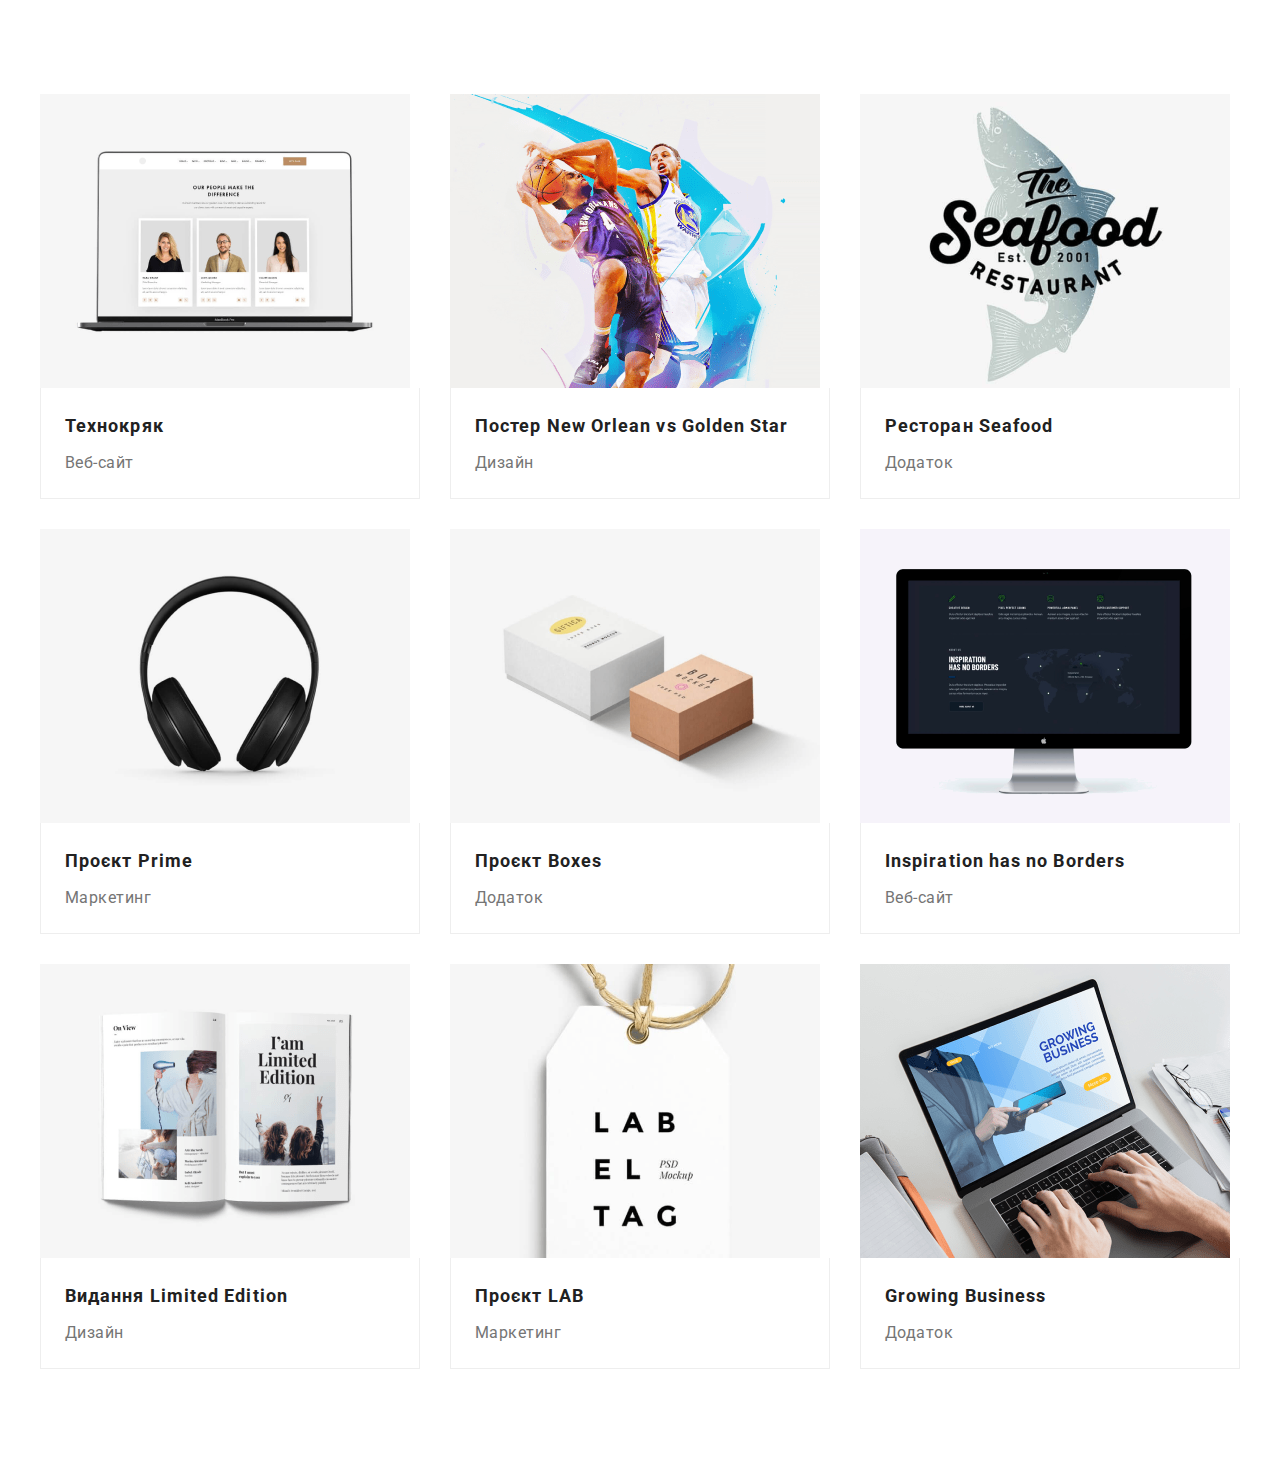
<file: portfolio.html>
<!DOCTYPE html>
<html lang="en">
  <head>
    <meta charset="UTF-8" />
    <meta http-equiv="X-UA-Compatible" content="IE=edge" />
    <meta name="viewport" content="width=device-width, initial-scale=1.0" />
    <title>Portfolio</title>
    <!--modern normalize-->
    <link
      rel="stylesheet"
      href="https://cdnjs.cloudflare.com/ajax/libs/modern-normalize/1.1.0/modern-normalize.min.css"
      integrity="sha512-wpPYUAdjBVSE4KJnH1VR1HeZfpl1ub8YT/NKx4PuQ5NmX2tKuGu6U/JRp5y+Y8XG2tV+wKQpNHVUX03MfMFn9Q=="
      crossorigin="anonymous"
      referrerpolicy="no-referrer" />
    <!-- <link rel="stylesheet" href="./css/normalize.css" /> -->

    <!--custom styles-->
    <link rel="stylesheet" href="./css/main.min.css"/>
    <link rel="stylesheet" href="./css/main.css" />
    <!--fonts-family-->
    <link rel="preconnect" href="https://fonts.googleapis.com" />
    <link rel="preconnect" href="https://fonts.gstatic.com" crossorigin />
    <link
      href="https://fonts.googleapis.com/css2?family=Raleway:wght@700&family=Roboto:wght@400;500;700;900&display=swap"
      rel="stylesheet" />
  </head>
  <body>
    <!--шапка-->
    <!-- <header class="header">
      <div class="header-container container">
        <a class="logo logo--right" href="index.html">Web<span class="logo__item">Studio</span></a>
        <nav>
          <ul class="nav">
            <li class="nav__item"><a href="./index.html" class="nav__link ">Студія</a></li>
            <li class="nav__item"><a href="./portfolio.html" class="nav__link curent"><span class="nav__line">Портфоліо</span></a></li>
            <li class="nav__item"><a href="./index.html" class="nav__link">Контакти</a></li>
          </ul>
        </nav>
      
        <div class="contacts">
          <a href="info@devstudio.com" class="contacts__item">
            <svg class="contacts__logo" width="16" height="12">
              <use href="./img/symbol-defs.svg#icon-envelope"></use>
            </svg>info@devstudio.com</a>


          <a href="tel:+380961111111" class="contacts__item">
            <svg class="contacts__logo" width="10" height="16">
              <use href="./img/symbol-defs.svg#icon-smartphone"></use>
            </svg>+38 096 111 11 11</a>
        </div>
      </div>
    </header> -->

    <!--portfolio-->

    <main>
       <section class="section">
        <div class="container">
           <!-- <h1 hidden>filters</h1>
          <ul class="filters">
            <li><button type="button" class="filters__btn">Усі</button></li>
            <li><button type="button" class="filters__btn">Веб-сайти</button></li>
            <li><button type="button" class="filters__btn">Додатки</button></li>
            <li><button type="button" class="filters__btn">Дизайн</button></li>
            <li><button type="button" class="filters__btn">Маркетинг</button></li>
          </ul>  -->
          <!-- <h2>portfolio</h2> -->
          <ul class="portfolio card-set">
            <li class="card-set__item">
              <div class="portfolio__cards">
                <div class="portfolio__box">
                  <img src="./img/tehno.png" alt="tehno" />
                  <div class="overlay">
                    <p>
                      Ресурс пропонує комплексні пропозиції з різним рівнем функціоналу та сервісів.
                      Все це дозволить відвідувачу отримати вичерпні відомості про компанію чи
                      приватну особу.
                    </p>
                  </div>
                </div>
                <div class="portfolio__about">
                  <h3 class="portfolio__example">Технокряк</h3>
                  <p class="portfolio__item">Веб-сайт</p>
                </div>
              </div>
            </li>
            <li class="card-set__item">
              <div class="portfolio__cards">
                <div class="portfolio__box">
                  <img src="./img/basket.png" alt="basket" />
                  <div class="overlay">
                    <p>
                      Ресурс пропонує комплексні пропозиції з різним рівнем функціоналу та сервісів.
                      Все це дозволить відвідувачу отримати вичерпні відомості про компанію чи
                      приватну особу.
                    </p>
                  </div>
                </div>
                <div class="portfolio__about">
                  <h4 class="portfolio__example">Постер New Orlean vs Golden Star</h4>
                  <p class="portfolio__item">Дизайн</p>
                </div>
              </div>
            </li>
            <li class="card-set__item">
              <div class="portfolio__cards">
                <div class="portfolio__box">
                  <img src="./img/seafood.png" alt="seafood" />
                  <div class="overlay">
                    <p>
                      Ресурс пропонує комплексні пропозиції з різним рівнем функціоналу та сервісів.
                      Все це дозволить відвідувачу отримати вичерпні відомості про компанію чи
                      приватну особу.
                    </p>
                  </div>
                </div>
                <div class="portfolio__about">
                  <h4 class="portfolio__example">Ресторан Seafood</h4>
                  <p class="portfolio__item">Додаток</p>
                </div>
              </div>
            </li>
            <li class="card-set__item">
              <div class="portfolio__cards">
                <div class="portfolio__box">
                  <img src="./img/prime.png" alt="prime" />
                  <div class="overlay">
                    <p>
                      Ресурс пропонує комплексні пропозиції з різним рівнем функціоналу та сервісів.
                      Все це дозволить відвідувачу отримати вичерпні відомості про компанію чи
                      приватну особу.
                    </p>
                  </div>
                </div>
                <div class="portfolio__about">
                  <h4 class="portfolio__example">Проєкт Prime</h4>
                  <p class="portfolio__item">Маркетинг</p>
                </div>
              </div>
            </li>
            <li class="card-set__item">
              <div class="portfolio__cards">
                <div class="portfolio__box">
                  <img src="./img/boxes.png" alt="boxes" />
                  <div class="overlay">
                    <p>
                      Ресурс пропонує комплексні пропозиції з різним рівнем функціоналу та сервісів.
                      Все це дозволить відвідувачу отримати вичерпні відомості про компанію чи
                      приватну особу.
                    </p>
                  </div>
                </div>
                <div class="portfolio__about">
                  <h4 class="portfolio__example">Проєкт Boxes</h4>
                  <p class="portfolio__item">Додаток</p>
                </div>
              </div>
            </li>
            <li class="card-set__item">
              <div class="portfolio__cards">
                <div class="portfolio__box">
                  <img src="./img/borders.png" alt="borders" />
                  <div class="overlay">
                    <p>
                      Ресурс пропонує комплексні пропозиції з різним рівнем функціоналу та сервісів.
                      Все це дозволить відвідувачу отримати вичерпні відомості про компанію чи
                      приватну особу.
                    </p>
                  </div>
                </div>
                <div class="portfolio__about">
                  <h4 class="portfolio__example">Inspiration has no Borders</h4>
                  <p class="portfolio__item">Веб-сайт</p>
                </div>
              </div>
            </li>
            <li class="card-set__item">
              <div class="portfolio__cards">
                <div class="portfolio__box">
                  <img src="./img/book.png" alt="book" />
                  <div class="overlay">
                    <p>
                      Ресурс пропонує комплексні пропозиції з різним рівнем функціоналу та сервісів.
                      Все це дозволить відвідувачу отримати вичерпні відомості про компанію чи
                      приватну особу.
                    </p>
                  </div>
                </div>
                <div class="portfolio__about">
                  <h4 class="portfolio__example">Видання Limited Edition</h4>
                  <p class="portfolio__item">Дизайн</p>
                </div>
              </div>
            </li>
            <li class="card-set__item">
              <div class="portfolio__cards ">
                <div class="portfolio__box">
                  <img src="./img/label.png" alt="label" />
                  <div class="overlay">
                    <p>
                      Ресурс пропонує комплексні пропозиції з різним рівнем функціоналу та сервісів.
                      Все це дозволить відвідувачу отримати вичерпні відомості про компанію чи
                      приватну особу.
                    </p>
                  </div>
                </div>
                <div class="portfolio__about">
                  <h4 class="portfolio__example">Проєкт LAB</h4>
                  <p class="portfolio__item">Маркетинг</p>
                </div>
              </div>
            </li>
            <li class="card-set__item">
              <div class="portfolio__cards">
                <div class="portfolio__box">
                  <img src="./img/growing.png" alt="growing" />
                  <div class="overlay">
                    <p>
                      Ресурс пропонує комплексні пропозиції з різним рівнем функціоналу та сервісів.
                      Все це дозволить відвідувачу отримати вичерпні відомості про компанію чи
                      приватну особу.
                    </p>
                  </div>
                </div>
                <div class="portfolio__about">
                  <h4 class="portfolio__example">Growing Business</h4>
                  <p class="portfolio__item">Додаток</p>
                </div>
              </div>
            </li>
          </ul>
        </div>
      </section>
    </main>
    <!-----------------------footer-------------------------------------->
    <!-- <footer class="footer">
      <div class="footer__container container">
        <div>
          <a class="logo logo--bottom" href="index.html">Web<span class="logo__item logo--inverse">Studio</span></a>
          <address>
            <ul class="footer__items">
              <li class="footer__list">
                <a
                  class="footer__adress"
                  href="https://goo.gl/maps/oGdaYsp25zFcmJvW9"
                  target="_blank"
                  rel="nofolow"
                  >м. Київ, пр-т Лесі Українки, 26</a
                >
              </li>
              <li class="footer__list">
                <a class="footer__tel" href="tel:+380961111111">+38 096 111 11 11</a>
              </li>
              <li class="footer__list">
                <a class="footer__info" href="info@devstudio.com">info@devstudio.com</a>
              </li>
            </ul>
          </address>
        </div>
        <div >
          <h3 class="footer__heading">приєднуйтесь</h3>
          <ul class="socials">
            <li class="socials__item">
              <a
                class="socials__link socials__link--white "
                href="htpps://instagram.com"
                target="_blank"
                rel="nooper noreferrer"
                aria-label="Instagram icon">
                <svg class="socials__icon footer__social" width="20" height="20">
                  <use href="./img/symbol-defs.svg#icon-instagram-2"></use>
                </svg>
              </a>
            </li>
            <li class="socials__item ">
              <a
                class="socials__link socials__link--white"
                href="htpps://instagram.com"
                target="_blank"
                rel="nooper noreferrer"
                aria-label="Instagram icon">
                <svg class="socials__icon" width="20" height="20">
                  <use href="./img/symbol-defs.svg#icon-twitter-1"></use>
                </svg>
              </a>
            </li>
            <li class="socials__item">
              <a
                class="socials__link socials__link--white"
                href="htpps://instagram.com"
                target="_blank"
                rel="nooper noreferrer"
                aria-label="Instagram icon">
                <svg class="socials__icon" width="20" height="20">
                  <use href="./img/symbol-defs.svg#icon-facebook-1"></use>
                </svg>
              </a>
            </li>
            <li class="socials__item">
              <a
                class="socials__link socials__link--white"
                href="htpps://instagram.com"
                target="_blank"
                rel="nooper noreferrer"
                aria-label="Instagram icon">
                <svg class="socials__icon" width="20" height="20">
                  <use href="./img/symbol-defs.svg#icon-linkedin-1"></use>
                </svg>
              </a>
            </li>
          </ul>
        </div>
          
            <form class="modal-form" name="modal_form"> 
              <label class="footer__label" for="user_name">підпишіться на розсилку</label>
             <div class="footer__item">
               <input class="footer__field" type="email" name="user_email" id="user_email" placeholder="E-mail" />
                <button class="basic-button basic-button--logo" type="submit">
              Підписатися</button>
             </div>
            </form>
           
        </div>      
    </footer> -->


    
  </body>
</html>
</file>
<file: css/main.css>
@charset "UTF-8";
:root {
  --white: #ffffff;
  --black: #000000;
  --accent: #2196f3;
  --background-white: #f5f5f5;
  --secondary-background-white: #f5f4fa;
  --hero-footer-background: #2f303a;
  --primary-text-color: #212121;
  --secondary-text-color: #757575;
  --indent: 30px;
}

.portfolio__cards:hover > .portfolio__box > .overlay {
  -webkit-transform: translatey(0);
          transform: translatey(0);
}

.overlay {
  position: absolute;
  top: 0;
  left: 0;
  width: 100%;
  height: 100%;
  background-color: rgba(33, 150, 243, 0.9);
  -webkit-transform: translatey(100%);
          transform: translatey(100%);
  padding-left: 24px;
  padding-right: 24px;
  display: -webkit-box;
  display: -ms-flexbox;
  display: flex;
  -webkit-box-align: center;
      -ms-flex-align: center;
          align-items: center;
  -webkit-transition: -webkit-transform 250ms cubic-bezier(0.4, 0, 0.2, 1);
  transition: -webkit-transform 250ms cubic-bezier(0.4, 0, 0.2, 1);
  transition: transform 250ms cubic-bezier(0.4, 0, 0.2, 1);
  transition: transform 250ms cubic-bezier(0.4, 0, 0.2, 1), -webkit-transform 250ms cubic-bezier(0.4, 0, 0.2, 1);
}

.overlay > p {
  color: #fff;
  margin: 0;
  font-weight: 400;
  font-size: 18px;
  line-height: 28px;
  letter-spacing: 0.03em;
  color: #ffffff;
}

.portfolio__about {
  padding-top: 20px;
  padding-bottom: 20px;
  padding-left: 24px;
  border-bottom: 1px solid #eeeeee;
  border-left: 1px solid #eeeeee;
  border-right: 1px solid #eeeeee;
  background-color: var(--white);
}

.portfolio__cards:hover,
.portfolio__cards:focus {
  -webkit-box-shadow: 0px 4px 4px rgba(0, 0, 0, 0.25);
          box-shadow: 0px 4px 4px rgba(0, 0, 0, 0.25);
}

.portfolio__cards {
  -webkit-transition: -webkit-box-shadow 250ms cubic-bezier(0.4, 0, 0.2, 1);
  transition: -webkit-box-shadow 250ms cubic-bezier(0.4, 0, 0.2, 1);
  transition: box-shadow 250ms cubic-bezier(0.4, 0, 0.2, 1);
  transition: box-shadow 250ms cubic-bezier(0.4, 0, 0.2, 1), -webkit-box-shadow 250ms cubic-bezier(0.4, 0, 0.2, 1);
}

.portfolio__example {
  font-weight: 700;
  font-size: 18px;
  line-height: 2;
  letter-spacing: 0.06em;
  color: var(--primary-text-color);
  margin-bottom: 4px;
}

.portfolio__item {
  font-weight: 400;
  font-size: 16px;
  line-height: 1.875;
  letter-spacing: 0.03em;
  color: var(--secondary-text-color);
}

.backdrop {
  position: fixed;
  top: 0;
  left: 0;
  height: 100%;
  width: 100%;
  background-color: rgba(0, 0, 0, 0.2);
  -webkit-backdrop-filter: blur(2px);
          backdrop-filter: blur(2px);
  opacity: 1;
  -webkit-transition: opacity 250ms cubic-bezier(0.4, 0, 0.2, 1);
  transition: opacity 250ms cubic-bezier(0.4, 0, 0.2, 1);
}

.backdrop.is-hidden {
  opacity: 0;
  visibility: hidden;
  pointer-events: none;
  -webkit-transition: opacity 250ms cubic-bezier(0.4, 0, 0.2, 1), visibility 250ms cubic-bezier(0.4, 0, 0.2, 1);
  transition: opacity 250ms cubic-bezier(0.4, 0, 0.2, 1), visibility 250ms cubic-bezier(0.4, 0, 0.2, 1);
}

.backdrop.is-hidden.modal {
  opacity: 0;
  -webkit-transform: translateX(-50%) translateY(-70%);
          transform: translateX(-50%) translateY(-70%);
}

.modal-your-data {
  display: block;
  margin-bottom: 12px;
  text-align: center;
  font-weight: 700;
  font-size: 20px;
  line-height: 23px;
  text-align: center;
  letter-spacing: 0.03em;
  color: #212121;
}

.modal-form {
  position: relative;
}

.modal-form-label {
  font-weight: 400;
  font-size: 12px;
  line-height: 14px;
  letter-spacing: 0.01em;
  color: #757575;
  margin-bottom: 4px;
  display: block;
}

.modal-positioner {
  position: relative;
  margin-bottom: 10px;
}

.modal-form-icon {
  position: absolute;
  top: 50%;
  left: 15px;
  -webkit-transform: translateY(-50%);
          transform: translateY(-50%);
}

.modal-form-field:focus + .modal-form-icon {
  fill: var(--accent);
}

.modal-form-field {
  padding-left: 42px;
  padding-right: 42px;
  width: 100%;
  height: 40px;
  border: 1px solid rgba(33, 33, 33, 0.2);
  border-radius: 4px;
  outline: 1px solid transparent;
  outline-offset: -1px;
  -webkit-transition: outline 250ms cubic-bezier(0.4, 0, 0.2, 1);
  transition: outline 250ms cubic-bezier(0.4, 0, 0.2, 1);
}

.modal-form-field:focus {
  outline-color: var(--accent);
}

.modal-form-message {
  width: 100%;
  height: 120px;
  padding: 12px 16px;
  margin-bottom: 20px;
  resize: none;
  border: 1px solid rgba(33, 33, 33, 0.2);
  border-radius: 4px;
  outline: 1px solid transparent;
  outline-offset: -1px;
  font-weight: 400;
  font-size: 12px;
  line-height: 14px;
  letter-spacing: 0.01em;
  color: rgba(117, 117, 117, 0.5);
  -webkit-transition: outline 250ms cubic-bezier(0.4, 0, 0.2, 1);
  transition: outline 250ms cubic-bezier(0.4, 0, 0.2, 1);
}

.modal-form-message:focus {
  outline-color: var(--accent);
}

.modal {
  position: absolute;
  left: 50%;
  top: 50%;
  -webkit-transform: translate(-50%, -50%) scale(1);
          transform: translate(-50%, -50%) scale(1);
  width: 528px;
  height: 581px;
  padding: 40px;
  background-color: #ffffff;
  -webkit-box-shadow: 0px 1px 3px rgba(0, 0, 0, 0.12), 0px 1px 1px rgba(0, 0, 0, 0.14), 0px 2px 1px rgba(0, 0, 0, 0.2);
          box-shadow: 0px 1px 3px rgba(0, 0, 0, 0.12), 0px 1px 1px rgba(0, 0, 0, 0.14), 0px 2px 1px rgba(0, 0, 0, 0.2);
  border-radius: 4px;
  -webkit-transition: opacity 250ms cubic-bezier(0.4, 0, 0.2, 1), scale 250ms cubic-bezier(0.4, 0, 0.2, 1), -webkit-transform 250ms cubic-bezier(0.4, 0, 0.2, 1);
  transition: opacity 250ms cubic-bezier(0.4, 0, 0.2, 1), scale 250ms cubic-bezier(0.4, 0, 0.2, 1), -webkit-transform 250ms cubic-bezier(0.4, 0, 0.2, 1);
  transition: transform 250ms cubic-bezier(0.4, 0, 0.2, 1), opacity 250ms cubic-bezier(0.4, 0, 0.2, 1), scale 250ms cubic-bezier(0.4, 0, 0.2, 1);
  transition: transform 250ms cubic-bezier(0.4, 0, 0.2, 1), opacity 250ms cubic-bezier(0.4, 0, 0.2, 1), scale 250ms cubic-bezier(0.4, 0, 0.2, 1), -webkit-transform 250ms cubic-bezier(0.4, 0, 0.2, 1);
}

.modal-btn {
  position: absolute;
  top: 8px;
  right: 8px;
  padding: 0;
  display: -webkit-inline-box;
  display: -ms-inline-flexbox;
  display: inline-flex;
  -webkit-box-align: center;
      -ms-flex-align: center;
          align-items: center;
  -webkit-box-pack: center;
      -ms-flex-pack: center;
          justify-content: center;
  width: 30px;
  height: 30px;
  background-color: transparent;
  border-radius: 50%;
  border: 1px solid rgba(0, 0, 0, 0.1);
  cursor: pointer;
}

.check {
  margin-bottom: 30px;
  margin-left: 16px;
}

.modal-form-checkbox {
  -webkit-appearance: none;
     -moz-appearance: none;
          appearance: none;
  width: 16px;
  height: 15px;
  border: 2px solid #212121;
  border-radius: 1px;
  background-position: center;
  background-repeat: no-repeat;
}

.modal-form-checkbox:checked {
  border-color: #2196f3;
  background-color: #2196f3;
  background-image: url("data:image/svg+xml,%3Csvg width='13' height='10' viewBox='0 0 13 10' fill='none' xmlns='http://www.w3.org/2000/svg'%3E%3Cpath d='M1.95703 4.75166L1.88825 4.68604L1.81923 4.75141L0.93123 5.59258L0.854858 5.66492L0.930974 5.73753L4.42671 9.07236L4.49574 9.1382L4.56476 9.07236L12.069 1.91352L12.1449 1.84116L12.069 1.76881L11.1873 0.927644L11.1183 0.861826L11.0493 0.927611L4.49577 7.17353L1.95703 4.75166Z' fill='white' stroke='white' stroke-width='0.2'/%3E%3C/svg%3E%0A");
}

.modal-form-link {
  font-size: 14px;
  line-height: 1.7142857143 px;
  letter-spacing: 0.03em;
  color: var(--accent);
  text-underline-offset: 3px;
  text-decoration: underline;
}

.modal-form-agreement {
  font-weight: 400;
  font-size: 14px;
  line-height: 1.7142857143 px;
  letter-spacing: 0.03em;
}

.modal-form-btn {
  display: block;
  -webkit-box-pack: center;
      -ms-flex-pack: center;
          justify-content: center;
  margin: 0 auto;
  width: 200px;
  height: 50px;
  border: 0;
  cursor: pointer;
  background-color: #188ce8;
  border-radius: 4px;
  font-weight: 700;
  font-size: 16px;
  line-height: 30px;
  -webkit-box-align: center;
      -ms-flex-align: center;
          align-items: center;
  text-align: center;
  letter-spacing: 0.06em;
  color: #ffffff;
}

.modal-form-btn:hover {
  -webkit-box-shadow: 0px 4px 4px rgba(0, 0, 0, 0.15);
          box-shadow: 0px 4px 4px rgba(0, 0, 0, 0.15);
  color: #000;
}

.modal-icon:hover,
.modal-icon:focus {
  fill: #2196f3;
}

body {
  background-color: var(--white);
  color: var(--secondary-text-color);
  font-family: Roboto, Raleway;
}

.list {
  display: -webkit-box;
  display: -ms-flexbox;
  display: flex;
  gap: 30px;
}

.list-item {
  display: -webkit-box;
  display: -ms-flexbox;
  display: flex;
  gap: 30px;
}

ul,
ol[class],
li {
  padding: 0;
}

/* Убираем внешние отступы */
body,
h1,
h2,
h3,
h4,
p,
ul {
  margin: 0;
}

/* убираем отступы у картинок снизу */
img {
  display: block;
  max-width: 100%;
  height: auto;
}

/* убираем точки в списке */
ul[class],
ol[class],
li {
  list-style: none;
}

/* Отменяем подчеркивание у ссылки */
a {
  text-decoration: none;
}

.container {
  width: 1200px;
  margin: 0 auto;
  padding-left: 15px;
  padding-right: 15px;
}
@media screen and (min-width: 480px) {
  .container {
    width: 480px;
  }
}
@media screen and (min-width: 768px) {
  .container {
    width: 768px;
  }
}
@media screen and (min-width: 1200px) {
  .container {
    width: 1200px;
  }
}

@media screen and (min-width: 480px) {
  .section {
    padding-top: 60px;
    padding-bottom: 60px;
  }
}
@media screen and (min-width: 768px) {
  .section {
    padding-top: 60px;
    padding-bottom: 60px;
  }
}
@media screen and (min-width: 1200px) {
  .section {
    padding-top: 94px;
    padding-bottom: 94px;
  }
}

.basic-button {
  font-family: "Roboto";
  font-style: normal;
  font-weight: 700;
  font-size: 16px;
  line-height: 1.875;
  display: -webkit-inline-box;
  display: -ms-inline-flexbox;
  display: inline-flex;
  -webkit-box-align: center;
      -ms-flex-align: center;
          align-items: center;
  text-align: center;
  letter-spacing: 0.06em;
  border-radius: 4px;
  padding: 10px 32px;
  min-width: 216px;
  height: 50px;
  color: var(--white);
  border: none;
  background-color: var(--accent);
  cursor: pointer;
  -webkit-transition: color 250ms cubic-bezier(0.4, 0, 0.2, 1);
  transition: color 250ms cubic-bezier(0.4, 0, 0.2, 1);
}
.basic-button:hover, .basic-button:focus {
  color: var(--primary-text-color);
  -webkit-box-shadow: 0px 4px 4px rgba(0, 0, 0, 0.15);
          box-shadow: 0px 4px 4px rgba(0, 0, 0, 0.15);
}

.modal__basic-button {
  display: block;
  margin: 0 auto;
}

.hero__basic-button {
  margin-top: 30px;
}

.basic-button--logo::after {
  content: "";
  width: 24px;
  height: 24px;
  border-color: #2196f3;
  background-color: #2196f3;
  margin-left: 16px;
  background-image: url("data:image/svg+xml,%3Csvg width='24' height='24' viewBox='0 0 24 24' fill='none' xmlns='http://www.w3.org/2000/svg'%3E%3Cpath d='M24 0L0 13.5L7.66994 16.3407L19.5 5.25002L10.5017 17.3896L10.509 17.3923L10.5 17.3896V24.0001L14.8013 18.982L20.2501 21.0001L24 0Z' fill='white'/%3E%3C/svg%3E%0A");
  background-position: center;
  background-repeat: no-repeat;
}

@media screen and (min-width: 480px) {
  .header-container {
    display: -webkit-box;
    display: -ms-flexbox;
    display: flex;
    -webkit-box-align: center;
        -ms-flex-align: center;
            align-items: center;
    -webkit-box-pack: justify;
        -ms-flex-pack: justify;
            justify-content: space-between;
  }
}
@media screen and (min-width: 768px) {
  .header-container {
    display: -webkit-box;
    display: -ms-flexbox;
    display: flex;
    -webkit-box-align: center;
        -ms-flex-align: center;
            align-items: center;
    -webkit-box-pack: center;
        -ms-flex-pack: center;
            justify-content: center;
  }
}
@media screen and (min-width: 1200px) {
  .header-container {
    display: -webkit-box;
    display: -ms-flexbox;
    display: flex;
    -webkit-box-align: center;
        -ms-flex-align: center;
            align-items: center;
    -webkit-box-pack: center;
        -ms-flex-pack: center;
            justify-content: center;
  }
}

.header {
  border-bottom: 1px solid #ececec;
  margin: 0 auto;
}

.logo {
  font-family: "Raleway";
  font-style: normal;
  font-weight: 700;
  font-size: 26px;
  line-height: 1.1923076923;
  letter-spacing: 0.03em;
  color: var(--accent);
}
@media screen and (min-width: 480px) {
  .logo {
    padding-top: 16px;
    padding-bottom: 16px;
    text-align: center;
    font-size: 24px;
    line-height: 1.1666666667;
    letter-spacing: 0.03em;
  }
}

.logo__item {
  font-family: "Raleway";
  font-style: normal;
  font-weight: 700;
  font-size: 26px;
  line-height: 1.1923076923;
  letter-spacing: 0.03em;
  color: var(--black);
}

.logo--right {
  margin-right: 93px;
}

.logo--bottom {
  margin-bottom: 20px;
  display: block;
}

.logo--inverse {
  color: var(--white);
}

.logo__mobile {
  margin-left: auto;
  margin-right: auto;
}

.nav__link {
  font-weight: 500;
  font-style: normal;
  font-size: 14px;
  line-height: 1.3333333333;
  letter-spacing: 0.02em;
  color: var(--primary-text-color);
  display: block;
  -webkit-transition: color 250ms cubic-bezier(0.4, 0, 0.2, 1);
  transition: color 250ms cubic-bezier(0.4, 0, 0.2, 1);
}
@media screen and (min-width: 480px) {
  .nav__link {
    display: none;
  }
}
@media screen and (min-width: 768px) {
  .nav__link .nav__line {
    position: relative;
  }
  .nav__link .nav__line::after {
    content: "";
    display: block;
    width: 100%;
    height: 4px;
    background-color: #2196f3;
    border-radius: 2px;
    top: 44px;
    position: absolute;
  }
  .nav__link .nav__link:hover, .nav__link .nav__link:focus {
    color: var(--accent);
  }
  .nav__link .nav__list .nav__link .curent {
    color: var(--accent);
  }
  .nav__link .nav {
    display: -webkit-box;
    display: -ms-flexbox;
    display: flex;
    -webkit-box-align: center;
        -ms-flex-align: center;
            align-items: center;
    gap: 50px;
  }
}
@media screen and (min-width: 1200px) {
  .nav__link .nav__line {
    position: relative;
  }
  .nav__link .nav__line::after {
    content: "";
    display: block;
    width: 100%;
    height: 4px;
    background-color: #2196f3;
    border-radius: 2px;
    top: 44px;
    position: absolute;
  }
  .nav__link .nav__link:hover, .nav__link .nav__link:focus {
    color: var(--accent);
  }
  .nav__link .nav__list .nav__link .curent {
    color: var(--accent);
  }
  .nav__link .nav {
    display: -webkit-box;
    display: -ms-flexbox;
    display: flex;
    -webkit-box-align: center;
        -ms-flex-align: center;
            align-items: center;
    gap: 50px;
  }
}

.contacts {
  display: -webkit-box;
  display: -ms-flexbox;
  display: flex;
  -webkit-box-align: center;
      -ms-flex-align: center;
          align-items: center;
  gap: 50px;
  margin-left: auto;
}
@media screen and (min-width: 480px) {
  .contacts {
    display: none;
  }
}
@media screen and (min-width: 768px) {
  .contacts__logo {
    fill: currentColor;
  }
  .contacts__item {
    font-family: "Roboto";
    font-style: normal;
    font-weight: 500;
    font-size: 14px;
    line-height: 1.1428571429;
    letter-spacing: 0.02em;
    color: var(--secondary-text-color);
    display: -webkit-box;
    display: -ms-flexbox;
    display: flex;
    -webkit-box-align: center;
        -ms-flex-align: center;
            align-items: center;
    gap: 10px;
    padding-top: 30px;
    padding-bottom: 30px;
    -webkit-transition: color 250ms cubic-bezier(0.4, 0, 0.2, 1);
    transition: color 250ms cubic-bezier(0.4, 0, 0.2, 1);
  }
  .contacts__item:hover, .contacts__item:focus {
    color: var(--accent);
  }
}
@media screen and (min-width: 1200px) {
  .contacts__logo {
    fill: currentColor;
  }
  .contacts__item {
    font-family: "Roboto";
    font-style: normal;
    font-weight: 500;
    font-size: 14px;
    line-height: 1.1428571429;
    letter-spacing: 0.02em;
    color: var(--secondary-text-color);
    display: -webkit-box;
    display: -ms-flexbox;
    display: flex;
    -webkit-box-align: center;
        -ms-flex-align: center;
            align-items: center;
    gap: 10px;
    padding-top: 30px;
    padding-bottom: 30px;
    -webkit-transition: color 250ms cubic-bezier(0.4, 0, 0.2, 1);
    transition: color 250ms cubic-bezier(0.4, 0, 0.2, 1);
  }
  .contacts__item:hover, .contacts__item:focus {
    color: var(--accent);
  }
}
.contacts .nav__line {
  position: relative;
}
.contacts .nav__line::after {
  content: "";
  display: block;
  width: 100%;
  height: 4px;
  background-color: #2196f3;
  border-radius: 2px;
  top: 44px;
  position: absolute;
}
.contacts .nav__link:hover, .contacts .nav__link:focus {
  color: var(--accent);
}
.contacts .nav__list .nav__link .curent {
  color: var(--accent);
}
.contacts .nav {
  display: -webkit-box;
  display: -ms-flexbox;
  display: flex;
  -webkit-box-align: center;
      -ms-flex-align: center;
          align-items: center;
  gap: 50px;
}

.hero {
  text-align: center;
  background-image: -webkit-gradient(linear, left top, left bottom, from(rgba(47, 48, 58, 0.4)), to(rgba(47, 48, 58, 0.4))), url(../img/hero-bg.png);
  background-image: linear-gradient(rgba(47, 48, 58, 0.4), rgba(47, 48, 58, 0.4)), url(../img/hero-bg.png);
  background-color: #c4c4c4;
  background-position: center;
  background-repeat: no-repeat;
  background-size: cover;
  padding-top: 200px;
  padding-bottom: 200px;
  max-width: 1600px;
  margin: 0 auto;
}
.hero__title {
  max-width: 696px;
  -webkit-box-align: center;
      -ms-flex-align: center;
          align-items: center;
  font-weight: 900;
  font-size: 26px;
  line-height: 1.6153846154;
  margin: 0 auto;
  text-align: center;
  letter-spacing: 0.06em;
  text-transform: uppercase;
  color: var(--white);
}
@media screen and (min-width: 1200px) {
  .hero__title {
    font-size: 44px;
    line-height: 1.3636363636;
  }
}

.peculiarities {
  display: -webkit-box;
  display: -ms-flexbox;
  display: flex;
  gap: 30px;
  /* padding-top: 94px; */
}
.peculiarities__box {
  width: 270px;
  height: 120px;
  background-color: #f5f4fa;
  border-radius: 4px;
  margin-bottom: 30px;
  display: -webkit-box;
  display: -ms-flexbox;
  display: flex;
  gap: 30px;
  -webkit-box-align: center;
      -ms-flex-align: center;
          align-items: center;
  -webkit-box-pack: center;
      -ms-flex-pack: center;
          justify-content: center;
}
.peculiarities__title {
  font-weight: 700;
  font-size: 14px;
  line-height: 1.1428571429;
  letter-spacing: 0.03em;
  text-transform: uppercase;
  margin-bottom: 10px;
  color: var(--primary-text-color);
}
.peculiarities__subtitle {
  font-weight: 400;
  font-size: 14px;
  line-height: 1.7142857143;
  letter-spacing: 0.03em;
  color: var(--secondary-text-color);
}

.team {
  --items: 1;
}
@media screen and (min-width: 768px) {
  .team {
    --items: 2;
  }
}
@media screen and (min-width: 1200px) {
  .team {
    --items: 4;
  }
}

.section__heading {
  font-weight: 700;
  font-size: 36px;
  line-height: 1.1666666667;
  text-align: center;
  letter-spacing: 0.03em;
  -webkit-box-sizing: border-box;
          box-sizing: border-box;
  color: var(--black);
  margin-bottom: 50px;
}

.team--grey {
  background-color: var(--secondary-background-white);
}

.team__cards {
  background: var(--white);
  -webkit-box-shadow: 0px 1px 3px rgba(0, 0, 0, 0.12), 0px 1px 1px rgba(0, 0, 0, 0.14), 0px 2px 1px rgba(0, 0, 0, 0.2);
          box-shadow: 0px 1px 3px rgba(0, 0, 0, 0.12), 0px 1px 1px rgba(0, 0, 0, 0.14), 0px 2px 1px rgba(0, 0, 0, 0.2);
  border-radius: 0px 0px 4px 4px;
}

.team__about {
  padding: 30px 0;
}

.team__work {
  font-weight: 400;
  font-size: 16px;
  line-height: 1.1875;
  text-align: center;
  letter-spacing: 0.03em;
  margin-bottom: 16px;
  color: var(--secondary-text-color);
}

.team__unit {
  font-weight: 500;
  font-size: 16px;
  line-height: 1.1875;
  text-align: center;
  letter-spacing: 0.03em;
  color: var(--primary-text-color);
  margin-bottom: 10px;
}

.socials {
  display: -webkit-box;
  display: -ms-flexbox;
  display: flex;
  -webkit-box-pack: center;
      -ms-flex-pack: center;
          justify-content: center;
  -webkit-box-align: center;
      -ms-flex-align: center;
          align-items: center;
  gap: 10px;
  fill: #afb1b8;
}

.socials__link {
  display: -webkit-box;
  display: -ms-flexbox;
  display: flex;
  -webkit-box-pack: center;
      -ms-flex-pack: center;
          justify-content: center;
  -webkit-box-align: center;
      -ms-flex-align: center;
          align-items: center;
  gap: 10px;
  width: 44px;
  height: 44px;
  border-radius: 50%;
  -webkit-transition: color 250ms cubic-bezier(0.4, 0, 0.2, 1), background-color 250ms cubic-bezier(0.4, 0, 0.2, 1);
  transition: color 250ms cubic-bezier(0.4, 0, 0.2, 1), background-color 250ms cubic-bezier(0.4, 0, 0.2, 1);
}

.socials__icon {
  fill: currentColor;
}

.socials__link--grey {
  background-color: rgba(255, 255, 255, 0.1);
  color: #afb1b8;
}
.socials__link--white {
  background-color: rgba(255, 255, 255, 0.1);
  color: var(--white);
}

.socials__link:hover, .socials__link:focus {
  background-color: var(--accent);
  color: var(--white);
}

.clients {
  display: -webkit-box;
  display: -ms-flexbox;
  display: flex;
  gap: 30px;
  margin-left: auto;
  margin-right: auto;
  -webkit-box-align: center;
      -ms-flex-align: center;
          align-items: center;
  -webkit-box-pack: center;
      -ms-flex-pack: center;
          justify-content: center;
}

.client__link {
  display: -webkit-box;
  display: -ms-flexbox;
  display: flex;
  -webkit-box-align: center;
      -ms-flex-align: center;
          align-items: center;
  -webkit-box-pack: center;
      -ms-flex-pack: center;
          justify-content: center;
  width: 170px;
  height: 92px;
  border: 1px solid #afb1b8;
  border-radius: 4px;
  -webkit-transition: border-color 250ms cubic-bezier(0.4, 0, 0.2, 1);
  transition: border-color 250ms cubic-bezier(0.4, 0, 0.2, 1);
}
.client__link:hover, .client__link:focus {
  border-color: #2196f3;
}

.client__logo {
  fill: #afb1b8;
  -webkit-transition: fill 250ms cubic-bezier(0.4, 0, 0.2, 1);
  transition: fill 250ms cubic-bezier(0.4, 0, 0.2, 1);
}
.client__link:hover .client__logo {
  fill: #2196f3;
}
.client__link:focus .client__logo {
  fill: #2196f3;
}

.develop {
  display: -webkit-box;
  display: -ms-flexbox;
  display: flex;
  gap: 30px;
}
.develop__work {
  padding-top: 27px;
  padding-bottom: 27px;
  font-weight: 700;
  font-size: 14px;
  line-height: 16px;
  text-align: center;
  letter-spacing: 0.03em;
  text-transform: uppercase;
  color: var(--white);
  background: rgba(47, 48, 58, 0.8);
  position: absolute;
  bottom: 0px;
  right: 0px;
  left: 0px;
  margin: 0;
}
.develop__thumb {
  position: relative;
}

.section-develop {
  padding-bottom: 94px;
}

@media screen and (max-width: 1199px) {
  .desktop {
    display: none;
  }
}

.footer {
  background-color: var(--hero-footer-background);
  padding-top: 60px;
  padding-bottom: 60px;
}

.footer__adress {
  font-style: normal;
  font-weight: 400;
  font-size: 14px;
  line-height: 1.7142857143;
  letter-spacing: 0.03em;
  color: var(--white);
  display: block;
  -webkit-transition: color 250ms cubic-bezier(0.4, 0, 0.2, 1);
  transition: color 250ms cubic-bezier(0.4, 0, 0.2, 1);
}

.footer__tel {
  font-style: normal;
  font-weight: 400;
  font-size: 14px;
  line-height: 1.7142857143;
  letter-spacing: 0.03em;
  color: rgba(255, 255, 255, 0.6);
  display: block;
  -webkit-transition: color 250ms cubic-bezier(0.4, 0, 0.2, 1);
  transition: color 250ms cubic-bezier(0.4, 0, 0.2, 1);
}

.footer__info {
  font-style: normal;
  font-weight: 400;
  font-size: 14px;
  line-height: 1.7142857143;
  letter-spacing: 0.03em;
  color: rgba(255, 255, 255, 0.6);
  display: block;
  -webkit-transition: color 250ms cubic-bezier(0.4, 0, 0.2, 1);
  transition: color 250ms cubic-bezier(0.4, 0, 0.2, 1);
}

.footer__list {
  text-align: center;
}
.footer__list:not(:last-child) {
  margin-bottom: 9px;
}

.footer__adress:focus, .footer__adress:hover,
.footer__tel:focus,
.footer__tel:hover,
.footer__info:focus,
.footer__info:hover {
  color: var(--accent);
}

.footer__heading {
  font-weight: 700;
  font-size: 14px;
  line-height: 16px;
  letter-spacing: 0.03em;
  text-align: center;
  color: #ffffff;
  margin-bottom: 20px;
  margin-top: 60px;
}

.footer__container {
  -webkit-box-align: center;
      -ms-flex-align: center;
          align-items: center;
  -webkit-box-pack: center;
      -ms-flex-pack: center;
          justify-content: center;
}
@media screen and (min-width: 768px) {
  .footer__container {
    display: -webkit-box;
    display: -ms-flexbox;
    display: flex;
    gap: 70px;
    -webkit-box-align: baseline;
        -ms-flex-align: baseline;
            align-items: baseline;
  }
}

.footer__socials {
  margin-bottom: 60px;
  fill: var(--white);
}
.footer__socials:hover, .footer__socials:focus {
  background-color: var(--accent);
  color: var(--white);
  fill: var(--white);
}

.footer__item {
  -webkit-box-align: center;
      -ms-flex-align: center;
          align-items: center;
  -webkit-box-pack: center;
      -ms-flex-pack: center;
          justify-content: center;
  text-align: center;
}

.footer__field {
  padding: 15px 16px;
  width: 358px;
  height: 50px;
  border: 1px solid rgba(255, 255, 255, 0.3);
  border-radius: 4px;
  background-color: #2F303A;
  outline: 1px solid transparent;
  outline-offset: -1px;
  -webkit-transition: outline 250ms cubic-bezier(0.4, 0, 0.2, 1);
  transition: outline 250ms cubic-bezier(0.4, 0, 0.2, 1);
  color: #FFFFFF;
}

.footer__field {
  width: 100%;
  margin-bottom: 20px;
}
.footer__field:focus, .footer__field:hover {
  outline-color: var(--accent);
}

.footer__label {
  display: block;
  font-weight: 700;
  font-size: 14px;
  line-height: 16px;
  letter-spacing: 0.03em;
  text-align: center;
  color: #FFFFFF;
  margin-bottom: 20px;
}

.modal-form {
  margin-top: 60px;
}

.filters {
  display: -webkit-box;
  display: -ms-flexbox;
  display: flex;
  -webkit-box-pack: center;
      -ms-flex-pack: center;
          justify-content: center;
  gap: 8px;
  margin-bottom: 50px;
  margin-top: 0px;
}

.portfolio {
  --items: 1;
}
@media screen and (min-width: 768px) {
  .portfolio {
    --items: 2;
  }
}
@media screen and (min-width: 1200px) {
  .portfolio {
    --items: 3;
  }
}

.portfolio__box {
  background-color: #ffffff;
  width: 370px;
  position: relative;
  overflow: hidden;
}

.filters__btn {
  font-family: "Roboto";
  font-weight: 500;
  font-size: 16px;
  line-height: 1.625;
  text-align: center;
  letter-spacing: 0.03em;
  color: var(--primary-text-color);
  background: #eeeeee;
  border: none;
  cursor: pointer;
  border-radius: 4px;
  padding: 5.88px 22px;
  -webkit-transition: color 250ms cubic-bezier(0.4, 0, 0.2, 1), background-color 250ms cubic-bezier(0.4, 0, 0.2, 1), -webkit-box-shadow 250ms cubic-bezier(0.4, 0, 0.2, 1);
  transition: color 250ms cubic-bezier(0.4, 0, 0.2, 1), background-color 250ms cubic-bezier(0.4, 0, 0.2, 1), -webkit-box-shadow 250ms cubic-bezier(0.4, 0, 0.2, 1);
  transition: color 250ms cubic-bezier(0.4, 0, 0.2, 1), background-color 250ms cubic-bezier(0.4, 0, 0.2, 1), box-shadow 250ms cubic-bezier(0.4, 0, 0.2, 1);
  transition: color 250ms cubic-bezier(0.4, 0, 0.2, 1), background-color 250ms cubic-bezier(0.4, 0, 0.2, 1), box-shadow 250ms cubic-bezier(0.4, 0, 0.2, 1), -webkit-box-shadow 250ms cubic-bezier(0.4, 0, 0.2, 1);
}

.filters__btn:hover, .filters__btn:focus {
  color: var(--white);
  background-color: var(--accent);
  -webkit-box-shadow: 0px 3px 1px rgba(0, 0, 0, 0.1), 0px 1px 2px rgba(0, 0, 0, 0.08), 0px 2px 2px rgba(0, 0, 0, 0.12);
          box-shadow: 0px 3px 1px rgba(0, 0, 0, 0.1), 0px 1px 2px rgba(0, 0, 0, 0.08), 0px 2px 2px rgba(0, 0, 0, 0.12);
  border-radius: 4px;
}

.menu {
  display: -webkit-box;
  display: -ms-flexbox;
  display: flex;
  padding: 0;
  margin: 0;
  list-style: none;
}

@media (max-width: 767px) {
  .menu {
    display: none;
  }
}
.menu .link {
  padding: 10px;
  color: inherit;
  text-decoration: none;
}

.menu .link:hover,
.menu .link:focus {
  text-decoration: underline;
}

.menu-toggle {
  min-height: 40px;
  min-width: 40px;
  display: -webkit-box;
  display: -ms-flexbox;
  display: flex;
  -webkit-box-align: center;
      -ms-flex-align: center;
          align-items: center;
  -webkit-box-pack: center;
      -ms-flex-pack: center;
          justify-content: center;
  margin-left: auto;
  padding: 0;
  background-color: transparent;
  cursor: pointer;
  border: none;
  border-radius: 50%;
  outline: none;
  -ms-touch-action: fill #2196F3;
      touch-action: fill #2196F3;
}

@media (min-width: 768px) {
  .menu-toggle {
    display: none;
  }
}
.menu-toggle:hover,
.menu-toggle:focus {
  background-color: rgba(0, 0, 0, 0.1);
}

.menu-container {
  display: -webkit-box;
  display: -ms-flexbox;
  display: flex;
  -webkit-box-orient: vertical;
  -webkit-box-direction: normal;
      -ms-flex-direction: column;
          flex-direction: column;
  position: fixed;
  top: 0;
  left: 0;
  width: 100vw;
  height: 100vh;
  padding: 48px 40px;
  background-color: white;
  z-index: 999;
  -webkit-transform: translateX(100%);
          transform: translateX(100%);
  -webkit-transition: -webkit-transform 250ms ease-in-out;
  transition: -webkit-transform 250ms ease-in-out;
  transition: transform 250ms ease-in-out;
  transition: transform 250ms ease-in-out, -webkit-transform 250ms ease-in-out;
}

.menu-container.is-open {
  -webkit-transform: translateX(0);
          transform: translateX(0);
}

.menu-container .menu-toggle {
  position: absolute;
  top: 16px;
  right: 16px;
  color: #212121;
}

.mobile-menu {
  padding: 0;
  margin-bottom: auto;
  list-style: none;
}

.mobile-menu .link {
  display: block;
  color: #212121;
  text-decoration: none;
}

.mobile-socials {
  display: -webkit-box;
  display: -ms-flexbox;
  display: flex;
  gap: 20px;
}

.mobile-menu-link {
  margin-bottom: 32px;
  font-family: "Roboto";
  font-style: normal;
  font-weight: 500;
  font-size: 40px;
  line-height: 1.175;
  letter-spacing: 0.02em;
  color: #212121;
}

.mobile-contacts {
  margin-bottom: 64px;
}

.mobile-contacts-link {
  font-family: "Roboto";
  font-style: normal;
  font-weight: 500;
  font-size: 34px;
  line-height: 40px;
  letter-spacing: 0.02em;
  color: #2196F3;
}

.mobile-contacts-item:not(:last-child) {
  margin-bottom: 32px;
}

.menu-info {
  font-family: "Roboto";
  font-style: normal;
  font-weight: 500;
  font-size: 24px;
  line-height: 28px;
  letter-spacing: 0.02em;
  color: #757575;
}

.mobile-socials-link {
  color: var(--accent);
}

.mobile-socials-item:not(:last-child) {
  border-right: 1px solid rgba(33, 33, 33, 0.2);
  padding-right: 15px;
}

.card-set {
  display: -webkit-box;
  display: -ms-flexbox;
  display: flex;
  -ms-flex-wrap: wrap;
      flex-wrap: wrap;
  gap: var(--indent);
}

.card-set__item {
  -ms-flex-preferred-size: calc((100% - var(--indent) * (var(--items) - 1)) / (var(--items)));
      flex-basis: calc((100% - var(--indent) * (var(--items) - 1)) / (var(--items)));
}/*# sourceMappingURL=main.css.map */
</file>
<file: css/main.min.css>
:root{--white: #ffffff;--black: #000000;--accent: #2196f3;--background-white: #f5f5f5;--secondary-background-white: #f5f4fa;--hero-footer-background: #2f303a;--primary-text-color: #212121;--secondary-text-color: #757575;--indent: 30px}.portfolio__cards:hover>.portfolio__box>.overlay{-webkit-transform:translatey(0);transform:translatey(0)}.overlay{position:absolute;top:0;left:0;width:100%;height:100%;background-color:rgba(33,150,243,.9);-webkit-transform:translatey(100%);transform:translatey(100%);padding-left:24px;padding-right:24px;display:-webkit-box;display:-ms-flexbox;display:flex;-webkit-box-align:center;-ms-flex-align:center;align-items:center;-webkit-transition:-webkit-transform 250ms cubic-bezier(0.4, 0, 0.2, 1);transition:-webkit-transform 250ms cubic-bezier(0.4, 0, 0.2, 1);transition:transform 250ms cubic-bezier(0.4, 0, 0.2, 1);transition:transform 250ms cubic-bezier(0.4, 0, 0.2, 1), -webkit-transform 250ms cubic-bezier(0.4, 0, 0.2, 1)}.overlay>p{color:#fff;margin:0;font-weight:400;font-size:18px;line-height:28px;letter-spacing:.03em;color:#fff}.portfolio__about{padding-top:20px;padding-bottom:20px;padding-left:24px;border-bottom:1px solid #eee;border-left:1px solid #eee;border-right:1px solid #eee;background-color:var(--white)}.portfolio__cards:hover,.portfolio__cards:focus{-webkit-box-shadow:0px 4px 4px rgba(0,0,0,.25);box-shadow:0px 4px 4px rgba(0,0,0,.25)}.portfolio__cards{-webkit-transition:-webkit-box-shadow 250ms cubic-bezier(0.4, 0, 0.2, 1);transition:-webkit-box-shadow 250ms cubic-bezier(0.4, 0, 0.2, 1);transition:box-shadow 250ms cubic-bezier(0.4, 0, 0.2, 1);transition:box-shadow 250ms cubic-bezier(0.4, 0, 0.2, 1), -webkit-box-shadow 250ms cubic-bezier(0.4, 0, 0.2, 1)}.portfolio__example{font-weight:700;font-size:18px;line-height:2;letter-spacing:.06em;color:var(--primary-text-color);margin-bottom:4px}.portfolio__item{font-weight:400;font-size:16px;line-height:1.875;letter-spacing:.03em;color:var(--secondary-text-color)}.backdrop{position:fixed;top:0;left:0;height:100%;width:100%;background-color:rgba(0,0,0,.2);-webkit-backdrop-filter:blur(2px);backdrop-filter:blur(2px);opacity:1;-webkit-transition:opacity 250ms cubic-bezier(0.4, 0, 0.2, 1);transition:opacity 250ms cubic-bezier(0.4, 0, 0.2, 1)}.backdrop.is-hidden{opacity:0;visibility:hidden;pointer-events:none;-webkit-transition:opacity 250ms cubic-bezier(0.4, 0, 0.2, 1),visibility 250ms cubic-bezier(0.4, 0, 0.2, 1);transition:opacity 250ms cubic-bezier(0.4, 0, 0.2, 1),visibility 250ms cubic-bezier(0.4, 0, 0.2, 1)}.backdrop.is-hidden.modal{opacity:0;-webkit-transform:translateX(-50%) translateY(-70%);transform:translateX(-50%) translateY(-70%)}.modal-your-data{display:block;margin-bottom:12px;text-align:center;font-weight:700;font-size:20px;line-height:23px;text-align:center;letter-spacing:.03em;color:#212121}.modal-form{position:relative}.modal-form-label{font-weight:400;font-size:12px;line-height:14px;letter-spacing:.01em;color:#757575;margin-bottom:4px;display:block}.modal-positioner{position:relative;margin-bottom:10px}.modal-form-icon{position:absolute;top:50%;left:15px;-webkit-transform:translateY(-50%);transform:translateY(-50%)}.modal-form-field:focus+.modal-form-icon{fill:var(--accent)}.modal-form-field{padding-left:42px;padding-right:42px;width:100%;height:40px;border:1px solid rgba(33,33,33,.2);border-radius:4px;outline:1px solid rgba(0,0,0,0);outline-offset:-1px;-webkit-transition:outline 250ms cubic-bezier(0.4, 0, 0.2, 1);transition:outline 250ms cubic-bezier(0.4, 0, 0.2, 1)}.modal-form-field:focus{outline-color:var(--accent)}.modal-form-message{width:100%;height:120px;padding:12px 16px;margin-bottom:20px;resize:none;border:1px solid rgba(33,33,33,.2);border-radius:4px;outline:1px solid rgba(0,0,0,0);outline-offset:-1px;font-weight:400;font-size:12px;line-height:14px;letter-spacing:.01em;color:rgba(117,117,117,.5);-webkit-transition:outline 250ms cubic-bezier(0.4, 0, 0.2, 1);transition:outline 250ms cubic-bezier(0.4, 0, 0.2, 1)}.modal-form-message:focus{outline-color:var(--accent)}.modal{position:absolute;left:50%;top:50%;-webkit-transform:translate(-50%, -50%) scale(1);transform:translate(-50%, -50%) scale(1);width:528px;height:581px;padding:40px;background-color:#fff;-webkit-box-shadow:0px 1px 3px rgba(0,0,0,.12),0px 1px 1px rgba(0,0,0,.14),0px 2px 1px rgba(0,0,0,.2);box-shadow:0px 1px 3px rgba(0,0,0,.12),0px 1px 1px rgba(0,0,0,.14),0px 2px 1px rgba(0,0,0,.2);border-radius:4px;-webkit-transition:opacity 250ms cubic-bezier(0.4, 0, 0.2, 1),scale 250ms cubic-bezier(0.4, 0, 0.2, 1),-webkit-transform 250ms cubic-bezier(0.4, 0, 0.2, 1);transition:opacity 250ms cubic-bezier(0.4, 0, 0.2, 1),scale 250ms cubic-bezier(0.4, 0, 0.2, 1),-webkit-transform 250ms cubic-bezier(0.4, 0, 0.2, 1);transition:transform 250ms cubic-bezier(0.4, 0, 0.2, 1),opacity 250ms cubic-bezier(0.4, 0, 0.2, 1),scale 250ms cubic-bezier(0.4, 0, 0.2, 1);transition:transform 250ms cubic-bezier(0.4, 0, 0.2, 1),opacity 250ms cubic-bezier(0.4, 0, 0.2, 1),scale 250ms cubic-bezier(0.4, 0, 0.2, 1),-webkit-transform 250ms cubic-bezier(0.4, 0, 0.2, 1)}.modal-btn{position:absolute;top:8px;right:8px;padding:0;display:-webkit-inline-box;display:-ms-inline-flexbox;display:inline-flex;-webkit-box-align:center;-ms-flex-align:center;align-items:center;-webkit-box-pack:center;-ms-flex-pack:center;justify-content:center;width:30px;height:30px;background-color:rgba(0,0,0,0);border-radius:50%;border:1px solid rgba(0,0,0,.1);cursor:pointer}.check{margin-bottom:30px;margin-left:16px}.modal-form-checkbox{-webkit-appearance:none;-moz-appearance:none;appearance:none;width:16px;height:15px;border:2px solid #212121;border-radius:1px;background-position:center;background-repeat:no-repeat}.modal-form-checkbox:checked{border-color:#2196f3;background-color:#2196f3;background-image:url("data:image/svg+xml,%3Csvg width='13' height='10' viewBox='0 0 13 10' fill='none' xmlns='http://www.w3.org/2000/svg'%3E%3Cpath d='M1.95703 4.75166L1.88825 4.68604L1.81923 4.75141L0.93123 5.59258L0.854858 5.66492L0.930974 5.73753L4.42671 9.07236L4.49574 9.1382L4.56476 9.07236L12.069 1.91352L12.1449 1.84116L12.069 1.76881L11.1873 0.927644L11.1183 0.861826L11.0493 0.927611L4.49577 7.17353L1.95703 4.75166Z' fill='white' stroke='white' stroke-width='0.2'/%3E%3C/svg%3E%0A")}.modal-form-link{font-size:14px;line-height:1.7142857143 px;letter-spacing:.03em;color:var(--accent);text-underline-offset:3px;text-decoration:underline}.modal-form-agreement{font-weight:400;font-size:14px;line-height:1.7142857143 px;letter-spacing:.03em}.modal-form-btn{display:block;-webkit-box-pack:center;-ms-flex-pack:center;justify-content:center;margin:0 auto;width:200px;height:50px;border:0;cursor:pointer;background-color:#188ce8;border-radius:4px;font-weight:700;font-size:16px;line-height:30px;-webkit-box-align:center;-ms-flex-align:center;align-items:center;text-align:center;letter-spacing:.06em;color:#fff}.modal-form-btn:hover{-webkit-box-shadow:0px 4px 4px rgba(0,0,0,.15);box-shadow:0px 4px 4px rgba(0,0,0,.15);color:#000}.modal-icon:hover,.modal-icon:focus{fill:#2196f3}body{background-color:var(--white);color:var(--secondary-text-color);font-family:Roboto,Raleway}.list{display:-webkit-box;display:-ms-flexbox;display:flex;gap:30px}.list-item{display:-webkit-box;display:-ms-flexbox;display:flex;gap:30px}ul,ol[class],li{padding:0}body,h1,h2,h3,h4,p,ul{margin:0}img{display:block;max-width:100%;height:auto}ul[class],ol[class],li{list-style:none}a{text-decoration:none}.container{width:1200px;margin:0 auto;padding-left:15px;padding-right:15px}@media screen and (min-width: 480px){.container{width:480px}}@media screen and (min-width: 768px){.container{width:768px}}@media screen and (min-width: 1200px){.container{width:1200px}}@media screen and (min-width: 480px){.section{padding-top:60px;padding-bottom:60px}}@media screen and (min-width: 768px){.section{padding-top:60px;padding-bottom:60px}}@media screen and (min-width: 1200px){.section{padding-top:94px;padding-bottom:94px}}.basic-button{font-family:"Roboto";font-style:normal;font-weight:700;font-size:16px;line-height:1.875;display:-webkit-inline-box;display:-ms-inline-flexbox;display:inline-flex;-webkit-box-align:center;-ms-flex-align:center;align-items:center;text-align:center;letter-spacing:.06em;border-radius:4px;padding:10px 32px;min-width:216px;height:50px;color:var(--white);border:none;background-color:var(--accent);cursor:pointer;-webkit-transition:color 250ms cubic-bezier(0.4, 0, 0.2, 1);transition:color 250ms cubic-bezier(0.4, 0, 0.2, 1)}.basic-button:hover,.basic-button:focus{color:var(--primary-text-color);-webkit-box-shadow:0px 4px 4px rgba(0,0,0,.15);box-shadow:0px 4px 4px rgba(0,0,0,.15)}.modal__basic-button{display:block;margin:0 auto}.hero__basic-button{margin-top:30px}.basic-button--logo::after{content:"";width:24px;height:24px;border-color:#2196f3;background-color:#2196f3;margin-left:16px;background-image:url("data:image/svg+xml,%3Csvg width='24' height='24' viewBox='0 0 24 24' fill='none' xmlns='http://www.w3.org/2000/svg'%3E%3Cpath d='M24 0L0 13.5L7.66994 16.3407L19.5 5.25002L10.5017 17.3896L10.509 17.3923L10.5 17.3896V24.0001L14.8013 18.982L20.2501 21.0001L24 0Z' fill='white'/%3E%3C/svg%3E%0A");background-position:center;background-repeat:no-repeat}@media screen and (min-width: 480px){.header-container{display:-webkit-box;display:-ms-flexbox;display:flex;-webkit-box-align:center;-ms-flex-align:center;align-items:center;-webkit-box-pack:justify;-ms-flex-pack:justify;justify-content:space-between}}@media screen and (min-width: 768px){.header-container{display:-webkit-box;display:-ms-flexbox;display:flex;-webkit-box-align:center;-ms-flex-align:center;align-items:center;-webkit-box-pack:center;-ms-flex-pack:center;justify-content:center}}@media screen and (min-width: 1200px){.header-container{display:-webkit-box;display:-ms-flexbox;display:flex;-webkit-box-align:center;-ms-flex-align:center;align-items:center;-webkit-box-pack:center;-ms-flex-pack:center;justify-content:center}}.header{border-bottom:1px solid #ececec;margin:0 auto}.logo{font-family:"Raleway";font-style:normal;font-weight:700;font-size:26px;line-height:1.1923076923;letter-spacing:.03em;color:var(--accent)}@media screen and (min-width: 480px){.logo{padding-top:16px;padding-bottom:16px;text-align:center;font-size:24px;line-height:1.1666666667;letter-spacing:.03em}}.logo__item{font-family:"Raleway";font-style:normal;font-weight:700;font-size:26px;line-height:1.1923076923;letter-spacing:.03em;color:var(--black)}.logo--right{margin-right:93px}.logo--bottom{margin-bottom:20px;display:block}.logo--inverse{color:var(--white)}.logo__mobile{margin-left:auto;margin-right:auto}.nav__link{font-weight:500;font-style:normal;font-size:14px;line-height:1.3333333333;letter-spacing:.02em;color:var(--primary-text-color);display:block;-webkit-transition:color 250ms cubic-bezier(0.4, 0, 0.2, 1);transition:color 250ms cubic-bezier(0.4, 0, 0.2, 1)}@media screen and (min-width: 480px){.nav__link{display:none}}@media screen and (min-width: 768px){.nav__link .nav__line{position:relative}.nav__link .nav__line::after{content:"";display:block;width:100%;height:4px;background-color:#2196f3;border-radius:2px;top:44px;position:absolute}.nav__link .nav__link:hover,.nav__link .nav__link:focus{color:var(--accent)}.nav__link .nav__list .nav__link .curent{color:var(--accent)}.nav__link .nav{display:-webkit-box;display:-ms-flexbox;display:flex;-webkit-box-align:center;-ms-flex-align:center;align-items:center;gap:50px}}@media screen and (min-width: 1200px){.nav__link .nav__line{position:relative}.nav__link .nav__line::after{content:"";display:block;width:100%;height:4px;background-color:#2196f3;border-radius:2px;top:44px;position:absolute}.nav__link .nav__link:hover,.nav__link .nav__link:focus{color:var(--accent)}.nav__link .nav__list .nav__link .curent{color:var(--accent)}.nav__link .nav{display:-webkit-box;display:-ms-flexbox;display:flex;-webkit-box-align:center;-ms-flex-align:center;align-items:center;gap:50px}}.contacts{display:-webkit-box;display:-ms-flexbox;display:flex;-webkit-box-align:center;-ms-flex-align:center;align-items:center;gap:50px;margin-left:auto}@media screen and (min-width: 480px){.contacts{display:none}}@media screen and (min-width: 768px){.contacts__logo{fill:currentColor}.contacts__item{font-family:"Roboto";font-style:normal;font-weight:500;font-size:14px;line-height:1.1428571429;letter-spacing:.02em;color:var(--secondary-text-color);display:-webkit-box;display:-ms-flexbox;display:flex;-webkit-box-align:center;-ms-flex-align:center;align-items:center;gap:10px;padding-top:30px;padding-bottom:30px;-webkit-transition:color 250ms cubic-bezier(0.4, 0, 0.2, 1);transition:color 250ms cubic-bezier(0.4, 0, 0.2, 1)}.contacts__item:hover,.contacts__item:focus{color:var(--accent)}}@media screen and (min-width: 1200px){.contacts__logo{fill:currentColor}.contacts__item{font-family:"Roboto";font-style:normal;font-weight:500;font-size:14px;line-height:1.1428571429;letter-spacing:.02em;color:var(--secondary-text-color);display:-webkit-box;display:-ms-flexbox;display:flex;-webkit-box-align:center;-ms-flex-align:center;align-items:center;gap:10px;padding-top:30px;padding-bottom:30px;-webkit-transition:color 250ms cubic-bezier(0.4, 0, 0.2, 1);transition:color 250ms cubic-bezier(0.4, 0, 0.2, 1)}.contacts__item:hover,.contacts__item:focus{color:var(--accent)}}.contacts .nav__line{position:relative}.contacts .nav__line::after{content:"";display:block;width:100%;height:4px;background-color:#2196f3;border-radius:2px;top:44px;position:absolute}.contacts .nav__link:hover,.contacts .nav__link:focus{color:var(--accent)}.contacts .nav__list .nav__link .curent{color:var(--accent)}.contacts .nav{display:-webkit-box;display:-ms-flexbox;display:flex;-webkit-box-align:center;-ms-flex-align:center;align-items:center;gap:50px}.hero{text-align:center;background-image:-webkit-gradient(linear, left top, left bottom, from(rgba(47, 48, 58, 0.4)), to(rgba(47, 48, 58, 0.4))),url(../img/hero-bg.png);background-image:linear-gradient(rgba(47, 48, 58, 0.4), rgba(47, 48, 58, 0.4)),url(../img/hero-bg.png);background-color:#c4c4c4;background-position:center;background-repeat:no-repeat;background-size:cover;padding-top:200px;padding-bottom:200px;max-width:1600px;margin:0 auto}.hero__title{max-width:696px;-webkit-box-align:center;-ms-flex-align:center;align-items:center;font-weight:900;font-size:26px;line-height:1.6153846154;margin:0 auto;text-align:center;letter-spacing:.06em;text-transform:uppercase;color:var(--white)}@media screen and (min-width: 1200px){.hero__title{font-size:44px;line-height:1.3636363636}}.peculiarities{display:-webkit-box;display:-ms-flexbox;display:flex;gap:30px}.peculiarities__box{width:270px;height:120px;background-color:#f5f4fa;border-radius:4px;margin-bottom:30px;display:-webkit-box;display:-ms-flexbox;display:flex;gap:30px;-webkit-box-align:center;-ms-flex-align:center;align-items:center;-webkit-box-pack:center;-ms-flex-pack:center;justify-content:center}.peculiarities__title{font-weight:700;font-size:14px;line-height:1.1428571429;letter-spacing:.03em;text-transform:uppercase;margin-bottom:10px;color:var(--primary-text-color)}.peculiarities__subtitle{font-weight:400;font-size:14px;line-height:1.7142857143;letter-spacing:.03em;color:var(--secondary-text-color)}.team{--items: 1}@media screen and (min-width: 768px){.team{--items: 2}}@media screen and (min-width: 1200px){.team{--items: 4}}.section__heading{font-weight:700;font-size:36px;line-height:1.1666666667;text-align:center;letter-spacing:.03em;-webkit-box-sizing:border-box;box-sizing:border-box;color:var(--black);margin-bottom:50px}.team--grey{background-color:var(--secondary-background-white)}.team__cards{background:var(--white);-webkit-box-shadow:0px 1px 3px rgba(0,0,0,.12),0px 1px 1px rgba(0,0,0,.14),0px 2px 1px rgba(0,0,0,.2);box-shadow:0px 1px 3px rgba(0,0,0,.12),0px 1px 1px rgba(0,0,0,.14),0px 2px 1px rgba(0,0,0,.2);border-radius:0px 0px 4px 4px}.team__about{padding:30px 0}.team__work{font-weight:400;font-size:16px;line-height:1.1875;text-align:center;letter-spacing:.03em;margin-bottom:16px;color:var(--secondary-text-color)}.team__unit{font-weight:500;font-size:16px;line-height:1.1875;text-align:center;letter-spacing:.03em;color:var(--primary-text-color);margin-bottom:10px}.socials{display:-webkit-box;display:-ms-flexbox;display:flex;-webkit-box-pack:center;-ms-flex-pack:center;justify-content:center;-webkit-box-align:center;-ms-flex-align:center;align-items:center;gap:10px;fill:#afb1b8}.socials__link{display:-webkit-box;display:-ms-flexbox;display:flex;-webkit-box-pack:center;-ms-flex-pack:center;justify-content:center;-webkit-box-align:center;-ms-flex-align:center;align-items:center;gap:10px;width:44px;height:44px;border-radius:50%;-webkit-transition:color 250ms cubic-bezier(0.4, 0, 0.2, 1),background-color 250ms cubic-bezier(0.4, 0, 0.2, 1);transition:color 250ms cubic-bezier(0.4, 0, 0.2, 1),background-color 250ms cubic-bezier(0.4, 0, 0.2, 1)}.socials__icon{fill:currentColor}.socials__link--grey{background-color:rgba(255,255,255,.1);color:#afb1b8}.socials__link--white{background-color:rgba(255,255,255,.1);color:var(--white)}.socials__link:hover,.socials__link:focus{background-color:var(--accent);color:var(--white)}.clients{display:-webkit-box;display:-ms-flexbox;display:flex;gap:30px;margin-left:auto;margin-right:auto;-webkit-box-align:center;-ms-flex-align:center;align-items:center;-webkit-box-pack:center;-ms-flex-pack:center;justify-content:center}.client__link{display:-webkit-box;display:-ms-flexbox;display:flex;-webkit-box-align:center;-ms-flex-align:center;align-items:center;-webkit-box-pack:center;-ms-flex-pack:center;justify-content:center;width:170px;height:92px;border:1px solid #afb1b8;border-radius:4px;-webkit-transition:border-color 250ms cubic-bezier(0.4, 0, 0.2, 1);transition:border-color 250ms cubic-bezier(0.4, 0, 0.2, 1)}.client__link:hover,.client__link:focus{border-color:#2196f3}.client__logo{fill:#afb1b8;-webkit-transition:fill 250ms cubic-bezier(0.4, 0, 0.2, 1);transition:fill 250ms cubic-bezier(0.4, 0, 0.2, 1)}.client__link:hover .client__logo{fill:#2196f3}.client__link:focus .client__logo{fill:#2196f3}.develop{display:-webkit-box;display:-ms-flexbox;display:flex;gap:30px}.develop__work{padding-top:27px;padding-bottom:27px;font-weight:700;font-size:14px;line-height:16px;text-align:center;letter-spacing:.03em;text-transform:uppercase;color:var(--white);background:rgba(47,48,58,.8);position:absolute;bottom:0px;right:0px;left:0px;margin:0}.develop__thumb{position:relative}.section-develop{padding-bottom:94px}@media screen and (max-width: 1199px){.desktop{display:none}}.footer{background-color:var(--hero-footer-background);padding-top:60px;padding-bottom:60px}.footer__adress{font-style:normal;font-weight:400;font-size:14px;line-height:1.7142857143;letter-spacing:.03em;color:var(--white);display:block;-webkit-transition:color 250ms cubic-bezier(0.4, 0, 0.2, 1);transition:color 250ms cubic-bezier(0.4, 0, 0.2, 1)}.footer__tel{font-style:normal;font-weight:400;font-size:14px;line-height:1.7142857143;letter-spacing:.03em;color:rgba(255,255,255,.6);display:block;-webkit-transition:color 250ms cubic-bezier(0.4, 0, 0.2, 1);transition:color 250ms cubic-bezier(0.4, 0, 0.2, 1)}.footer__info{font-style:normal;font-weight:400;font-size:14px;line-height:1.7142857143;letter-spacing:.03em;color:rgba(255,255,255,.6);display:block;-webkit-transition:color 250ms cubic-bezier(0.4, 0, 0.2, 1);transition:color 250ms cubic-bezier(0.4, 0, 0.2, 1)}.footer__list{text-align:center}.footer__list:not(:last-child){margin-bottom:9px}.footer__adress:focus,.footer__adress:hover,.footer__tel:focus,.footer__tel:hover,.footer__info:focus,.footer__info:hover{color:var(--accent)}.footer__heading{font-weight:700;font-size:14px;line-height:16px;letter-spacing:.03em;text-align:center;color:#fff;margin-bottom:20px;margin-top:60px}.footer__container{-webkit-box-align:center;-ms-flex-align:center;align-items:center;-webkit-box-pack:center;-ms-flex-pack:center;justify-content:center}@media screen and (min-width: 768px){.footer__container{display:-webkit-box;display:-ms-flexbox;display:flex;gap:70px;-webkit-box-align:baseline;-ms-flex-align:baseline;align-items:baseline}}.footer__socials{margin-bottom:60px;fill:var(--white)}.footer__socials:hover,.footer__socials:focus{background-color:var(--accent);color:var(--white);fill:var(--white)}.footer__item{-webkit-box-align:center;-ms-flex-align:center;align-items:center;-webkit-box-pack:center;-ms-flex-pack:center;justify-content:center;text-align:center}.footer__field{padding:15px 16px;width:358px;height:50px;border:1px solid rgba(255,255,255,.3);border-radius:4px;background-color:#2f303a;outline:1px solid rgba(0,0,0,0);outline-offset:-1px;-webkit-transition:outline 250ms cubic-bezier(0.4, 0, 0.2, 1);transition:outline 250ms cubic-bezier(0.4, 0, 0.2, 1);color:#fff}.footer__field{width:100%;margin-bottom:20px}.footer__field:focus,.footer__field:hover{outline-color:var(--accent)}.footer__label{display:block;font-weight:700;font-size:14px;line-height:16px;letter-spacing:.03em;text-align:center;color:#fff;margin-bottom:20px}.modal-form{margin-top:60px}.filters{display:-webkit-box;display:-ms-flexbox;display:flex;-webkit-box-pack:center;-ms-flex-pack:center;justify-content:center;gap:8px;margin-bottom:50px;margin-top:0px}.portfolio{--items: 1}@media screen and (min-width: 768px){.portfolio{--items: 2}}@media screen and (min-width: 1200px){.portfolio{--items: 3}}.portfolio__box{background-color:#fff;width:370px;position:relative;overflow:hidden}.filters__btn{font-family:"Roboto";font-weight:500;font-size:16px;line-height:1.625;text-align:center;letter-spacing:.03em;color:var(--primary-text-color);background:#eee;border:none;cursor:pointer;border-radius:4px;padding:5.88px 22px;-webkit-transition:color 250ms cubic-bezier(0.4, 0, 0.2, 1),background-color 250ms cubic-bezier(0.4, 0, 0.2, 1),-webkit-box-shadow 250ms cubic-bezier(0.4, 0, 0.2, 1);transition:color 250ms cubic-bezier(0.4, 0, 0.2, 1),background-color 250ms cubic-bezier(0.4, 0, 0.2, 1),-webkit-box-shadow 250ms cubic-bezier(0.4, 0, 0.2, 1);transition:color 250ms cubic-bezier(0.4, 0, 0.2, 1),background-color 250ms cubic-bezier(0.4, 0, 0.2, 1),box-shadow 250ms cubic-bezier(0.4, 0, 0.2, 1);transition:color 250ms cubic-bezier(0.4, 0, 0.2, 1),background-color 250ms cubic-bezier(0.4, 0, 0.2, 1),box-shadow 250ms cubic-bezier(0.4, 0, 0.2, 1),-webkit-box-shadow 250ms cubic-bezier(0.4, 0, 0.2, 1)}.filters__btn:hover,.filters__btn:focus{color:var(--white);background-color:var(--accent);-webkit-box-shadow:0px 3px 1px rgba(0,0,0,.1),0px 1px 2px rgba(0,0,0,.08),0px 2px 2px rgba(0,0,0,.12);box-shadow:0px 3px 1px rgba(0,0,0,.1),0px 1px 2px rgba(0,0,0,.08),0px 2px 2px rgba(0,0,0,.12);border-radius:4px}.menu{display:-webkit-box;display:-ms-flexbox;display:flex;padding:0;margin:0;list-style:none}@media(max-width: 767px){.menu{display:none}}.menu .link{padding:10px;color:inherit;text-decoration:none}.menu .link:hover,.menu .link:focus{text-decoration:underline}.menu-toggle{min-height:40px;min-width:40px;display:-webkit-box;display:-ms-flexbox;display:flex;-webkit-box-align:center;-ms-flex-align:center;align-items:center;-webkit-box-pack:center;-ms-flex-pack:center;justify-content:center;margin-left:auto;padding:0;background-color:rgba(0,0,0,0);cursor:pointer;border:none;border-radius:50%;outline:none;-ms-touch-action:fill #2196f3;touch-action:fill #2196f3}@media(min-width: 768px){.menu-toggle{display:none}}.menu-toggle:hover,.menu-toggle:focus{background-color:rgba(0,0,0,.1)}.menu-container{display:-webkit-box;display:-ms-flexbox;display:flex;-webkit-box-orient:vertical;-webkit-box-direction:normal;-ms-flex-direction:column;flex-direction:column;position:fixed;top:0;left:0;width:100vw;height:100vh;padding:48px 40px;background-color:#fff;z-index:999;-webkit-transform:translateX(100%);transform:translateX(100%);-webkit-transition:-webkit-transform 250ms ease-in-out;transition:-webkit-transform 250ms ease-in-out;transition:transform 250ms ease-in-out;transition:transform 250ms ease-in-out, -webkit-transform 250ms ease-in-out}.menu-container.is-open{-webkit-transform:translateX(0);transform:translateX(0)}.menu-container .menu-toggle{position:absolute;top:16px;right:16px;color:#212121}.mobile-menu{padding:0;margin-bottom:auto;list-style:none}.mobile-menu .link{display:block;color:#212121;text-decoration:none}.mobile-socials{display:-webkit-box;display:-ms-flexbox;display:flex;gap:20px}.mobile-menu-link{margin-bottom:32px;font-family:"Roboto";font-style:normal;font-weight:500;font-size:40px;line-height:1.175;letter-spacing:.02em;color:#212121}.mobile-contacts{margin-bottom:64px}.mobile-contacts-link{font-family:"Roboto";font-style:normal;font-weight:500;font-size:34px;line-height:40px;letter-spacing:.02em;color:#2196f3}.mobile-contacts-item:not(:last-child){margin-bottom:32px}.menu-info{font-family:"Roboto";font-style:normal;font-weight:500;font-size:24px;line-height:28px;letter-spacing:.02em;color:#757575}.mobile-socials-link{color:var(--accent)}.mobile-socials-item:not(:last-child){border-right:1px solid rgba(33,33,33,.2);padding-right:15px}.card-set{display:-webkit-box;display:-ms-flexbox;display:flex;-ms-flex-wrap:wrap;flex-wrap:wrap;gap:var(--indent)}.card-set__item{-ms-flex-preferred-size:calc((100% - var(--indent)*(var(--items) - 1))/(var(--items)));flex-basis:calc((100% - var(--indent)*(var(--items) - 1))/(var(--items)))}/*# sourceMappingURL=main.min.css.map */
</file>
